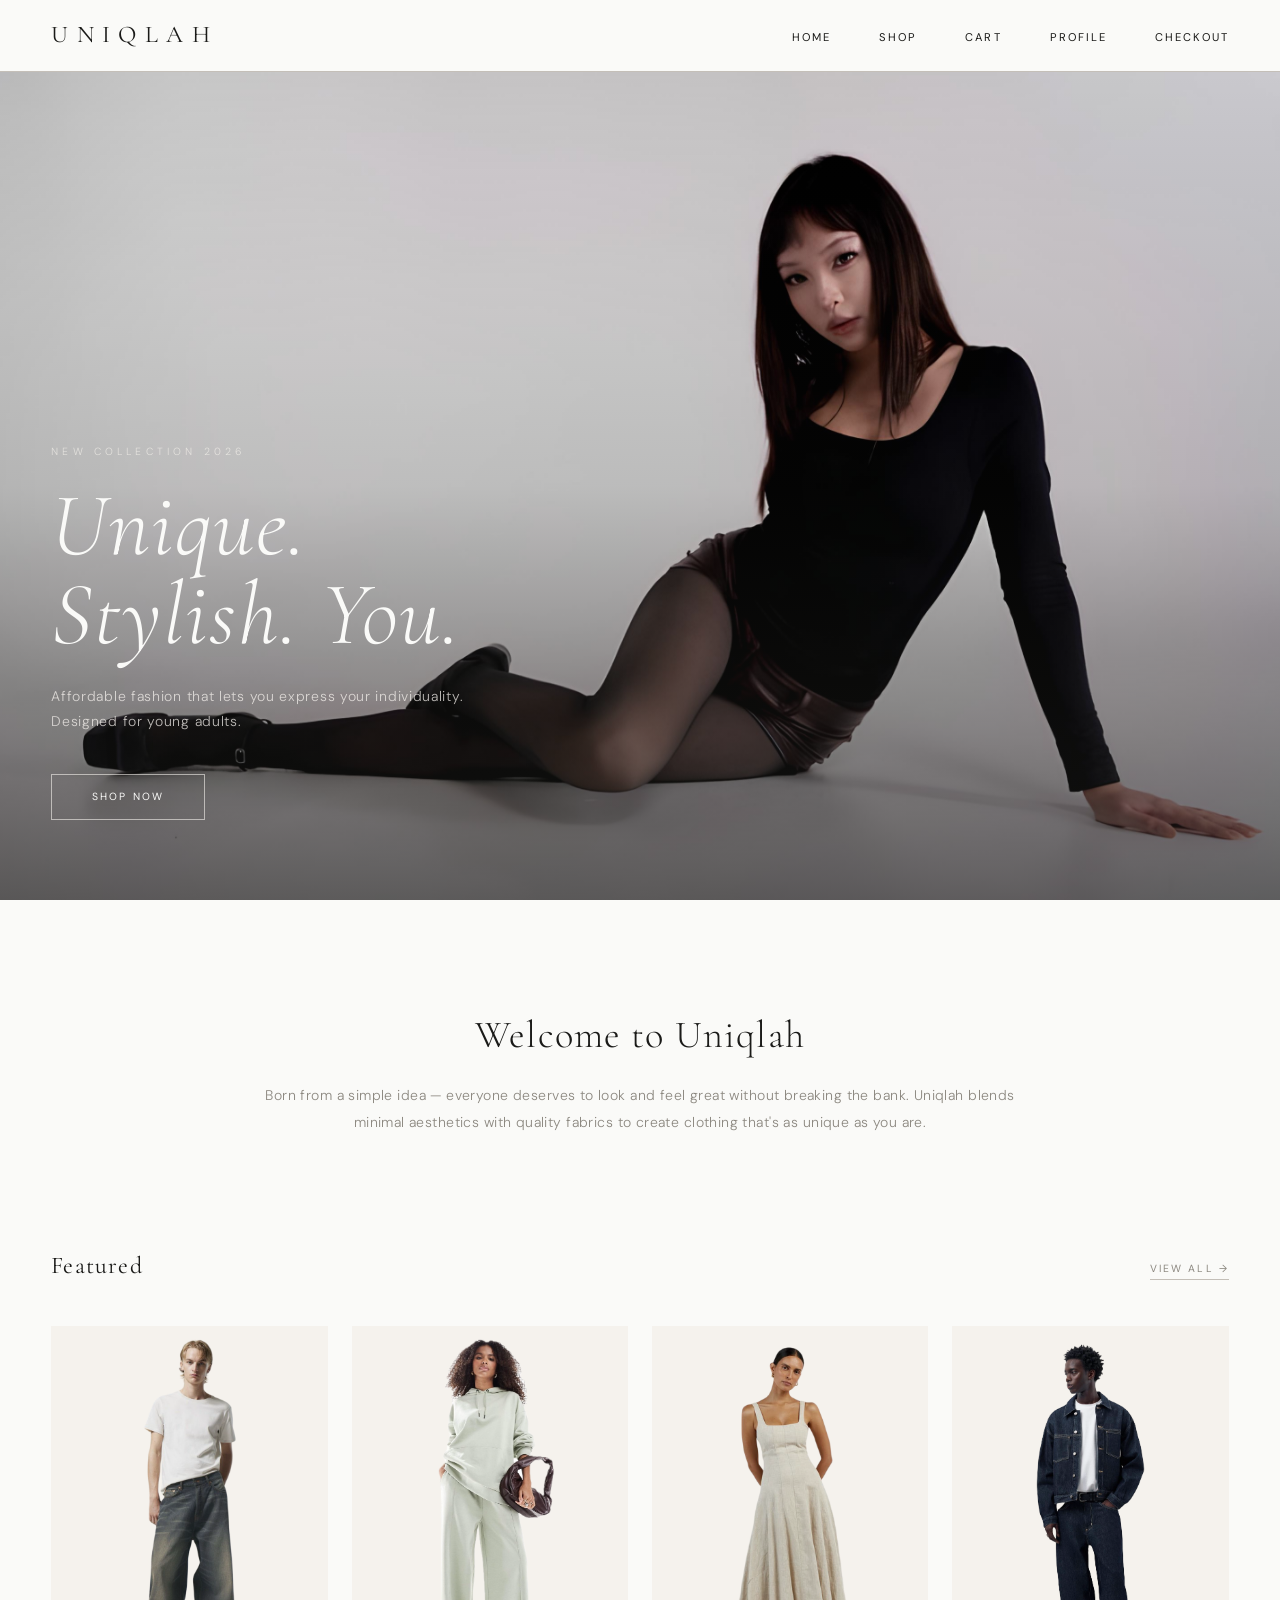
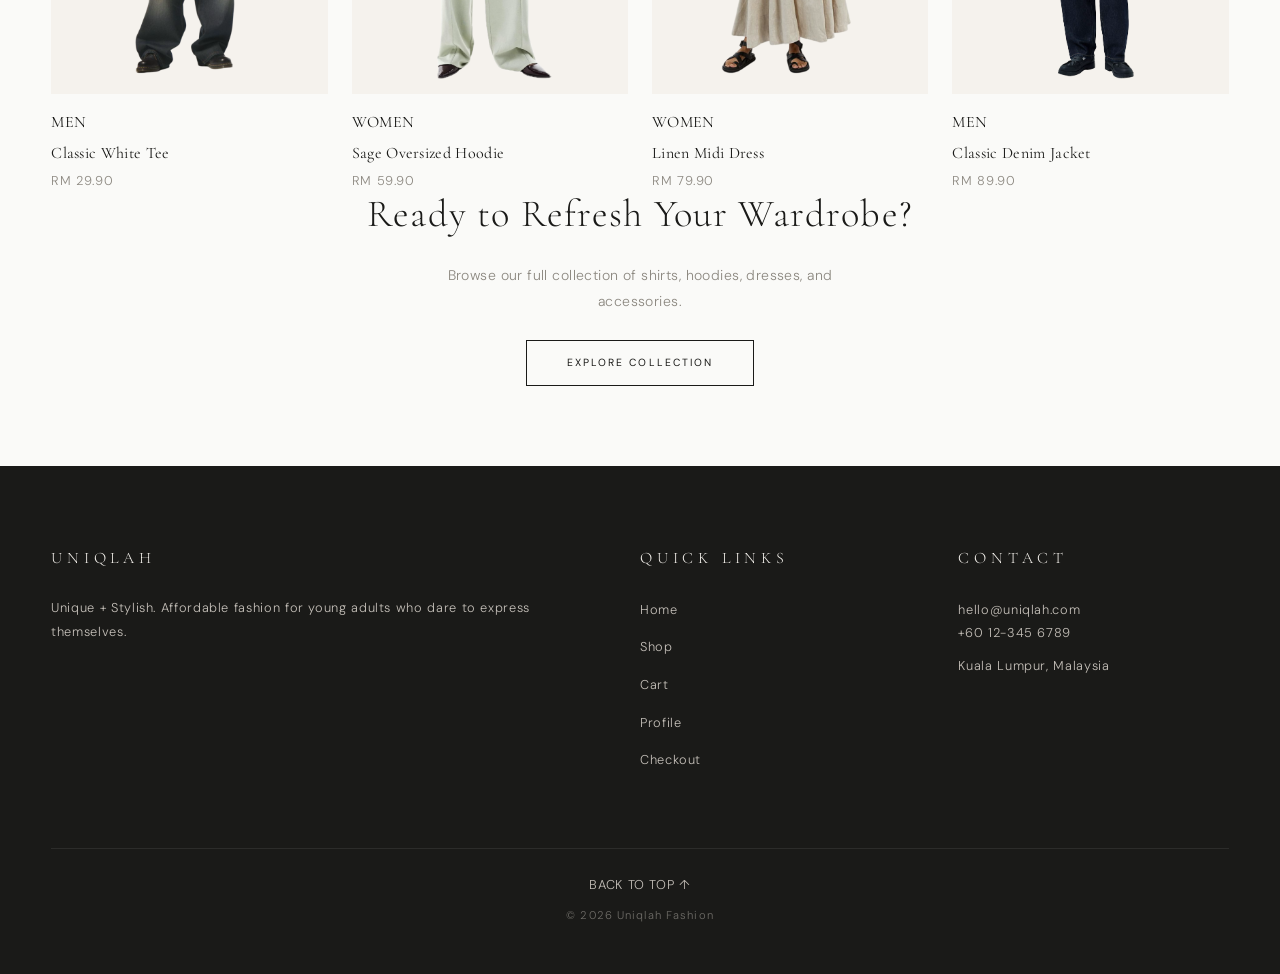
<file: index.html>
<!DOCTYPE html>
<html lang="en">
<head>
    <meta charset="UTF-8">
    <meta name="viewport" content="width=device-width, initial-scale=1.0">
    <title>UNIQLAH</title>
    <link rel="stylesheet" href="./css/styles.css">
    <link rel="icon" type="image/png" href="./assets/uniqlah_icon.png">
</head>

<body>
    <header>
        <nav class="navbar container flex-between">
            <div class="logo">
                <a href="index.html"><strong>UNIQLAH</strong></a>
            </div>
            <ul>
                <li><a href="index.html">Home</a></li>
                <li><a href="page2.html">Shop</a></li>
                <li><a href="page3.html">Cart</a></li>
                <li><a href="page4.html">Profile</a></li>
                <li><a href="page5.html">Checkout</a></li>
            </ul>
        </nav>
    </header>

    <main>
        <section class="home-banner">
            <img src="./assets/hero-banner.jpg" alt="Uniqlah latest fashion collection" class="banner-img">
            <div class="banner-overlay"></div>
            <div class="banner-content">
                <div class="container">
                    <div class="max-w-lg animate-up">
                        <p class="tagline">New Collection 2026</p>
                        <h1 class="banner-title">Unique. Stylish. You.</h1>
                        <p class="description">
                            Affordable fashion that lets you express your individuality. Designed for young adults.
                        </p>
                        <a href="page2.html" class="btn">Shop Now</a>
                    </div>
                </div>
            </div>
        </section>
        
        <section class="brand-intro">
            <div class="container text-center max-w-2xl">
                <h2 class="section-title">Welcome to Uniqlah</h2>
                <p class="text-muted">
                    Born from a simple idea — everyone deserves to look and feel great without breaking the bank. 
                    Uniqlah blends minimal aesthetics with quality fabrics to create clothing that's as unique as you are.
                </p>
            </div>
        </section>
        
        <section>
            <div class="container">
                <div class="flex-between mb-8">
                    <h2 class="section-title-sm">Featured</h2>
                    <a href="page2.html" class="view-all">View All &rarr;</a>
                </div>
                
                <div class="product-grid">
                    <div class="product-card">
                        <div class="product-image-wrapper">
                            <img src="./assets/product-shirt.png" alt="Classic White Tee">
                        </div>
                        <div class="product-info">
                            <h3>MEN</h3>
                            <h3>Classic White Tee</h3>
                            <p>RM 29.90</p>
                        </div>
                    </div>
                    
                    <div class="product-card">
                        <div class="product-image-wrapper">
                            <img src="./assets/product-hoodie.png" alt="Hoodie">
                        </div>
                        <div class="product-info">
                            <h3>WOMEN</h3>
                            <h3>Sage Oversized Hoodie</h3>
                            <p>RM 59.90</p>
                        </div>
                    </div>
                    
                    <div class="product-card">
                        <div class="product-image-wrapper">
                            <img src="./assets/product-dress.png" alt="Dress">
                        </div>
                        <div class="product-info">
                            <h3>WOMEN</h3>
                            <h3>Linen Midi Dress</h3>
                            <p>RM 79.90</p>
                        </div>
                    </div>
                    
                    <div class="product-card">
                        <div class="product-image-wrapper">
                            <img src="./assets/product-jacket.png" alt="Jacket">
                        </div>
                        <div class="product-info">
                            <h3>MEN</h3>
                            <h3>Classic Denim Jacket</h3>
                            <p>RM 89.90</p>
                        </div>
                    </div>
                </div>
            </div>
        </section>
        
        <section>
            <div class="container text-center">
                <h2 class="section-title">Ready to Refresh Your Wardrobe?</h2>
                <p class="text-muted max-w-md mx-auto">
                    Browse our full collection of shirts, hoodies, dresses, and accessories.
                </p>
                <br>
                <a href="page2.html" class="btn">Explore Collection</a>
            </div>
        </section>
    </main>
    
    <footer class="footer">
        <div class="container footer-grid">
            <section>
                <h2>UNIQLAH</h2>
                <p>Unique + Stylish. Affordable fashion for young adults who dare to express themselves.</p>
            </section>
            
            <nav>
                <h2>QUICK LINKS</h2>
                <ul>
                    <li><a href="index.html">Home</a></li>
                    <li><a href="page2.html">Shop</a></li>
                    <li><a href="page3.html">Cart</a></li>
                    <li><a href="page4.html">Profile</a></li>
                    <li><a href="page5.html">Checkout</a></li>
                </ul>
            </nav>
            
            <section>
                <h2>CONTACT</h2>
                <a href="mailto:hello@uniqlah.com">hello@uniqlah.com</a>
                <p>+60 12-345 6789</p>
                <p>Kuala Lumpur, Malaysia</p>
            </section>
        </div>
        
        <div class="container text-center">
            <hr>
            <p><a href="#top" class="back-to-top">Back to Top ↑</a></p>
            <p>&copy; 2026 Uniqlah Fashion</p>
        </div>
    </footer>

    <script src="./js/scripts.js"></script>
</body>
</html>
</file>
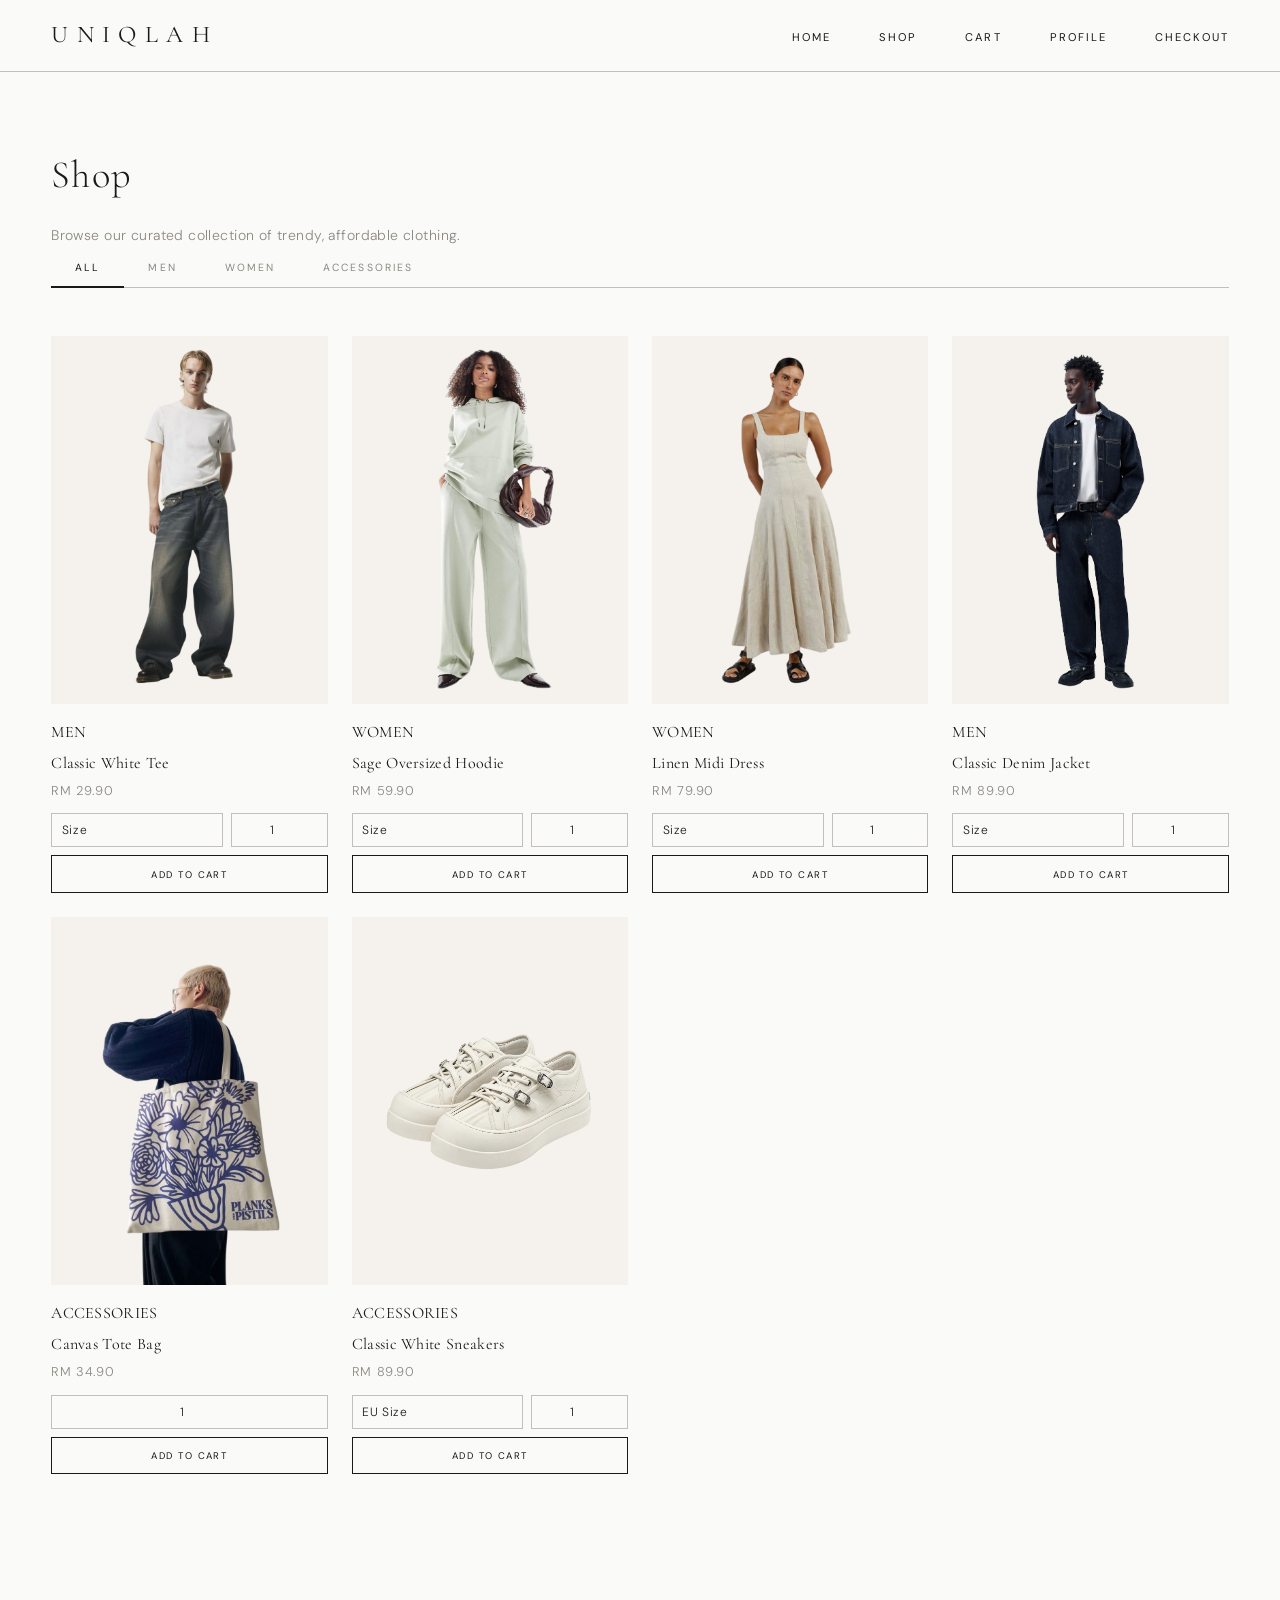
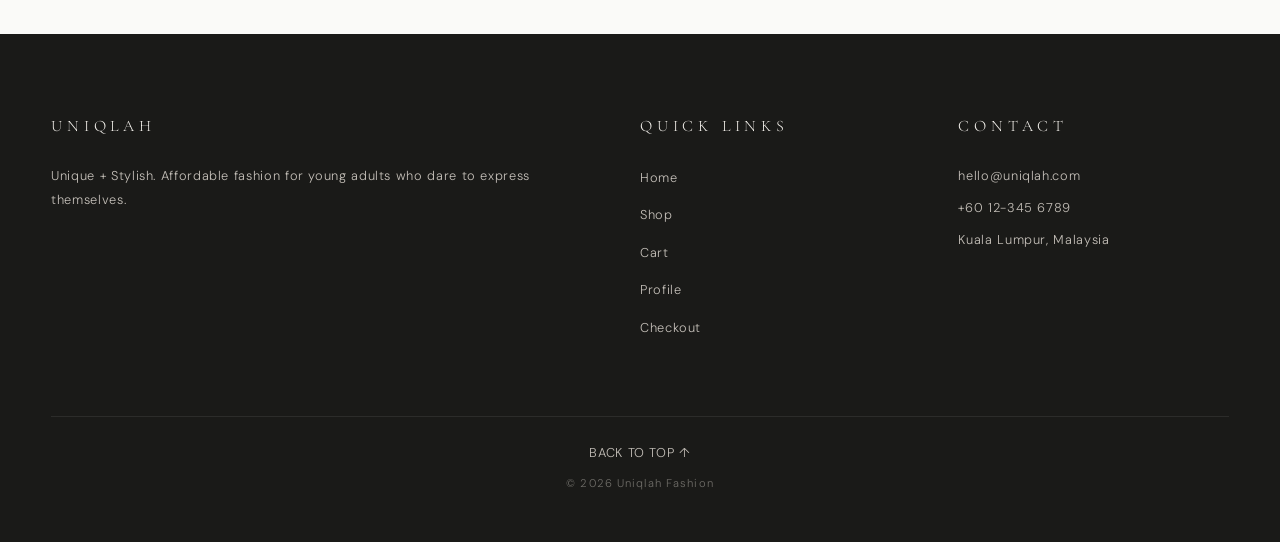
<file: page2.html>
<!DOCTYPE html>
<html lang="en">
<head>
    <meta charset="UTF-8">
    <meta name="viewport" content="width=device-width, initial-scale=1.0">
    <title>UNIQLAH</title>
    <link rel="stylesheet" href="./css/styles.css">
    <link rel="icon" type="image/png" href="./assets/uniqlah_icon.png">
</head>

<body>
    <header>
        <nav class="navbar container flex-between">
            <div class="logo">
                <a href="index.html"><strong>UNIQLAH</strong></a>
            </div>
            <ul>
                <li><a href="index.html">Home</a></li>
                <li><a href="page2.html">Shop</a></li>
                <li><a href="page3.html">Cart</a></li>
                <li><a href="page4.html">Profile</a></li>
                <li><a href="page5.html">Checkout</a></li>
            </ul>
        </nav>
    </header>

    <main class="container py-20">
        <h1 class="section-title">Shop</h1>
        <p class="text-muted">Browse our curated collection of trendy, affordable clothing.</p>
        
        <nav class="category-filters mb-8">
            <button class="filter-btn active" data-filter="all">ALL</button>
            <button class="filter-btn" data-filter="men">MEN</button>
            <button class="filter-btn" data-filter="women">WOMEN</button>
            <button class="filter-btn" data-filter="accessories">ACCESSORIES</button>
        </nav>
            
        <section class="product-grid">
            <div class="product-card" data-category="men">
                <div class="product-image-wrapper">
                    <img src="./assets/product-shirt.png" alt="Classic White Tee">
                </div>
                <div class="product-info">
                    <h3>MEN</h3>
                    <h3>Classic White Tee</h3>
                    <p>RM 29.90</p>
                    
                    <form class="product-form">
                        <div class="selection-row">
                            <select name="size" class="size-select" required>
                                <option value="">Size</option>
                                <option value="S">S</option>
                                <option value="M">M</option>
                                <option value="L">L</option>
                            </select>
                            <input type="number" name="quantity" class="qty-input" value="1" min="1" max="10">
                        </div>
                        <button type="submit" class="btn btn-add">Add to Cart</button>
                    </form>
                </div>
            </div>
            
            <div class="product-card" data-category="women">
                <div class="product-image-wrapper">
                    <img src="./assets/product-hoodie.png" alt="Hoodie">
                </div>
                <div class="product-info">
                    <h3>WOMEN</h3>
                    <h3>Sage Oversized Hoodie</h3>
                    <p>RM 59.90</p>
                    
                    <form class="product-form">
                        <div class="selection-row">
                            <select name="size" class="size-select" required>
                                <option value="">Size</option>
                                <option value="S">S</option>
                                <option value="M">M</option>
                                <option value="L">L</option>
                            </select>
                            <input type="number" name="quantity" class="qty-input" value="1" min="1" max="10">
                        </div>
                        <button type="submit" class="btn btn-add">Add to Cart</button>
                    </form>
                </div>
            </div>
            
            <div class="product-card" data-category="women">
                <div class="product-image-wrapper">
                    <img src="./assets/product-dress.png" alt="Dress">
                </div>
                <div class="product-info">
                    <h3>WOMEN</h3>
                    <h3>Linen Midi Dress</h3>
                    <p>RM 79.90</p>
                    
                    <form class="product-form">
                        <div class="selection-row">
                            <select name="size" class="size-select" required>
                                <option value="">Size</option>
                                <option value="S">S</option>
                                <option value="M">M</option>
                                <option value="L">L</option>
                            </select>
                            <input type="number" name="quantity" class="qty-input" value="1" min="1" max="10">
                        </div>
                        <button type="submit" class="btn btn-add">Add to Cart</button>
                    </form>
                </div>
            </div>
            
            <div class="product-card" data-category="men">
                <div class="product-image-wrapper">
                    <img src="./assets/product-jacket.png" alt="Jacket">
                </div>
                <div class="product-info">
                    <h3>MEN</h3>
                    <h3>Classic Denim Jacket</h3>
                    <p>RM 89.90</p>
                    
                    <form class="product-form">
                        <div class="selection-row">
                            <select name="size" class="size-select" required>
                                <option value="">Size</option>
                                <option value="S">S</option>
                                <option value="M">M</option>
                                <option value="L">L</option>
                            </select>
                            <input type="number" name="quantity" class="qty-input" value="1" min="1" max="10">
                        </div>
                        <button type="submit" class="btn btn-add">Add to Cart</button>
                    </form>
                </div>
            </div>
            
            <div class="product-card" data-category="accessories">
                <div class="product-image-wrapper">
                    <img src="./assets/product-bag.png" alt="Bag">
                </div>
                <div class="product-info">
                    <h3>ACCESSORIES</h3>
                    <h3>Canvas Tote Bag</h3>
                    <p>RM 34.90</p>
                    
                    <form class="product-form">
                        <div class="selection-row">
                            <input type="hidden" name="size" value="One Size">
                            <input type="number" name="quantity" class="qty-input" value="1" min="1" max="10">
                        </div>
                        <button type="submit" class="btn btn-add">Add to Cart</button>
                    </form>
                </div>
            </div>
            
            <div class="product-card" data-category="accessories">
                <div class="product-image-wrapper">
                    <img src="./assets/product-sneakers.png" alt="Sneakers">
                </div>
                <div class="product-info">
                    <h3>ACCESSORIES</h3>
                    <h3>Classic White Sneakers</h3>
                    <p>RM 89.90</p>
                    
                    <form class="product-form">
                        <div class="selection-row">
                            <select name="size" class="size-select" required>
                                <option value="">EU Size</option>
                                <option value="EU 35">EU 35</option>
                                <option value="EU 36">EU 36</option>
                                <option value="EU 37">EU 37</option>
                                <option value="EU 38">EU 38</option>
                                <option value="EU 39">EU 39</option>
                                <option value="EU 40">EU 40</option>
                                <option value="EU 41">EU 41</option>
                                <option value="EU 42">EU 42</option>
                                <option value="EU 43">EU 43</option>
                                <option value="EU 44">EU 44</option>
                            </select>
                            <input type="number" name="quantity" class="qty-input" value="1" min="1" max="10">
                        </div>
                        <button type="submit" class="btn btn-add">Add to Cart</button>
                    </form>
                </div>
            </div>
        </section>
    </main>
        
    <footer class="footer">
        <div class="container footer-grid">
            <section>
                <h2>UNIQLAH</h2>
                <p>Unique + Stylish. Affordable fashion for young adults who dare to express themselves.</p>
            </section>
            
            <nav>
                <h2>QUICK LINKS</h2>
                <ul>
                    <li><a href="index.html">Home</a></li>
                    <li><a href="page2.html">Shop</a></li>
                    <li><a href="page3.html">Cart</a></li>
                    <li><a href="page4.html">Profile</a></li>
                    <li><a href="page5.html">Checkout</a></li>
                </ul>
            </nav>
            
            <section>
                <h2>CONTACT</h2>
                <p>hello@uniqlah.com</p>
                <p>+60 12-345 6789</p>
                <p>Kuala Lumpur, Malaysia</p>
            </section>
        </div>
        
        <div class="container text-center">
            <hr>
            <p><a href="#top" class="back-to-top">Back to Top ↑</a></p>
            <p>&copy; 2026 Uniqlah Fashion</p>
        </div>
    </footer>

    <script src="./js/scripts.js"></script>
</body>
</html>
</file>
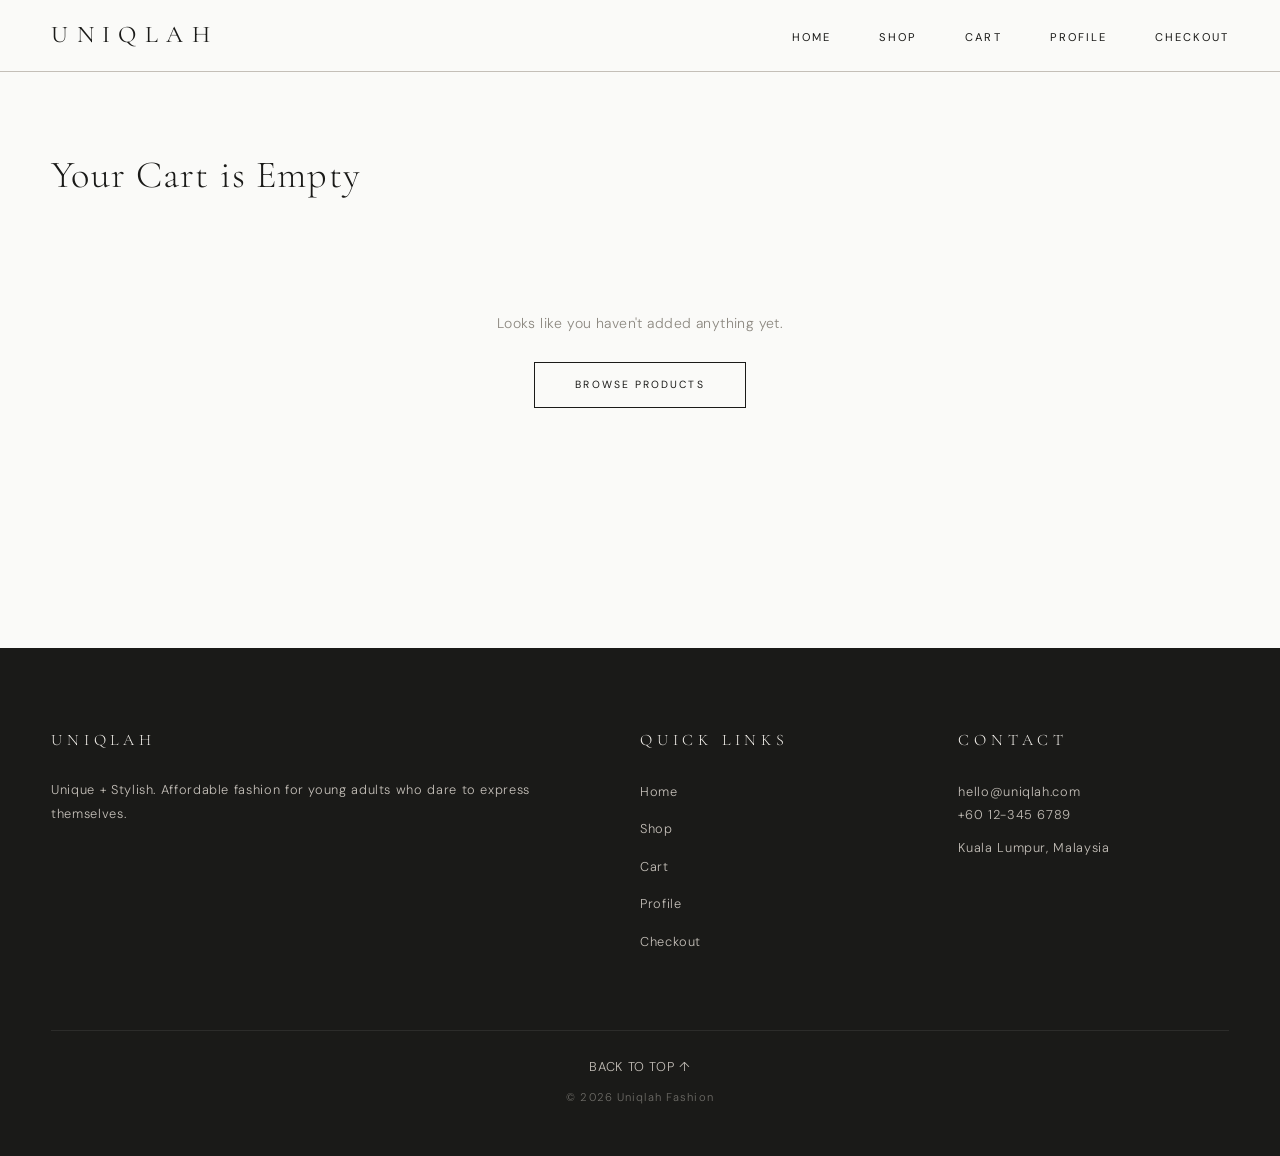
<file: page3.html>
<!DOCTYPE html>
<html lang="en">
<head>
    <meta charset="UTF-8">
    <meta name="viewport" content="width=device-width, initial-scale=1.0">
    <title>UNIQLAH</title>
    <link rel="stylesheet" href="./css/styles.css">
    <link rel="icon" type="image/png" href="./assets/uniqlah_icon.png">
</head>

<body>
    <header>
        <nav class="navbar container flex-between">
            <div class="logo">
                <a href="index.html"><strong>UNIQLAH</strong></a>
            </div>
            <ul>
                <li><a href="index.html">Home</a></li>
                <li><a href="page2.html">Shop</a></li>
                <li><a href="page3.html">Cart</a></li>
                <li><a href="page4.html">Profile</a></li>
                <li><a href="page5.html">Checkout</a></li>
            </ul>
        </nav>
    </header>

    <main class="container py-20">
        <h1 class="section-title mb-8">Your Cart is Empty</h1>

        <div id="cart-wrapper">
            <div id="empty-cart-msg" class="text-center py-20">
                <p class="text-muted">Looks like you haven't added anything yet.</p>
                <br>
                <a href="page2.html" class="btn">BROWSE PRODUCTS</a>
            </div>

            <div id="cart-content" class="hidden-section">
                <div id="cart-table-container"></div>

                <section class="cart-summary py-20">
                    <div class="flex-between">
                        <button class="btn btn-reset" id="clear-btn">Clear Cart</button>

                        <div class="text-right">
                            <p class="text-muted">Subtotal</p>
                            <h2 class="section-title" id="cart-total-display">RM 0.00</h2>
                            <br>
                            <a href="page5.html" class="btn">Proceed to Checkout</a>
                        </div>
                    </div>
                </section>
            </div>
        </div>
    </main>

    <footer class="footer">
        <div class="container footer-grid">
            <section>
                <h2>UNIQLAH</h2>
                <p>Unique + Stylish. Affordable fashion for young adults who dare to express themselves.</p>
            </section>

            <nav>
                <h2>QUICK LINKS</h2>
                <ul>
                    <li><a href="index.html">Home</a></li>
                    <li><a href="page2.html">Shop</a></li>
                    <li><a href="page3.html">Cart</a></li>
                    <li><a href="page4.html">Profile</a></li>
                    <li><a href="page5.html">Checkout</a></li>
                </ul>
            </nav>

            <section>
                <h2>CONTACT</h2>
                <a href="mailto:hello@uniqlah.com">hello@uniqlah.com</a>
                <p>+60 12-345 6789</p>
                <p>Kuala Lumpur, Malaysia</p>
            </section>
        </div>

        <div class="container text-center">
            <hr>
            <p><a href="#top" class="back-to-top">Back to Top ↑</a></p>
            <p>&copy; 2026 Uniqlah Fashion</p>
        </div>
    </footer>

    <script src="./js/scripts.js"></script>
</body>
</html>
</file>
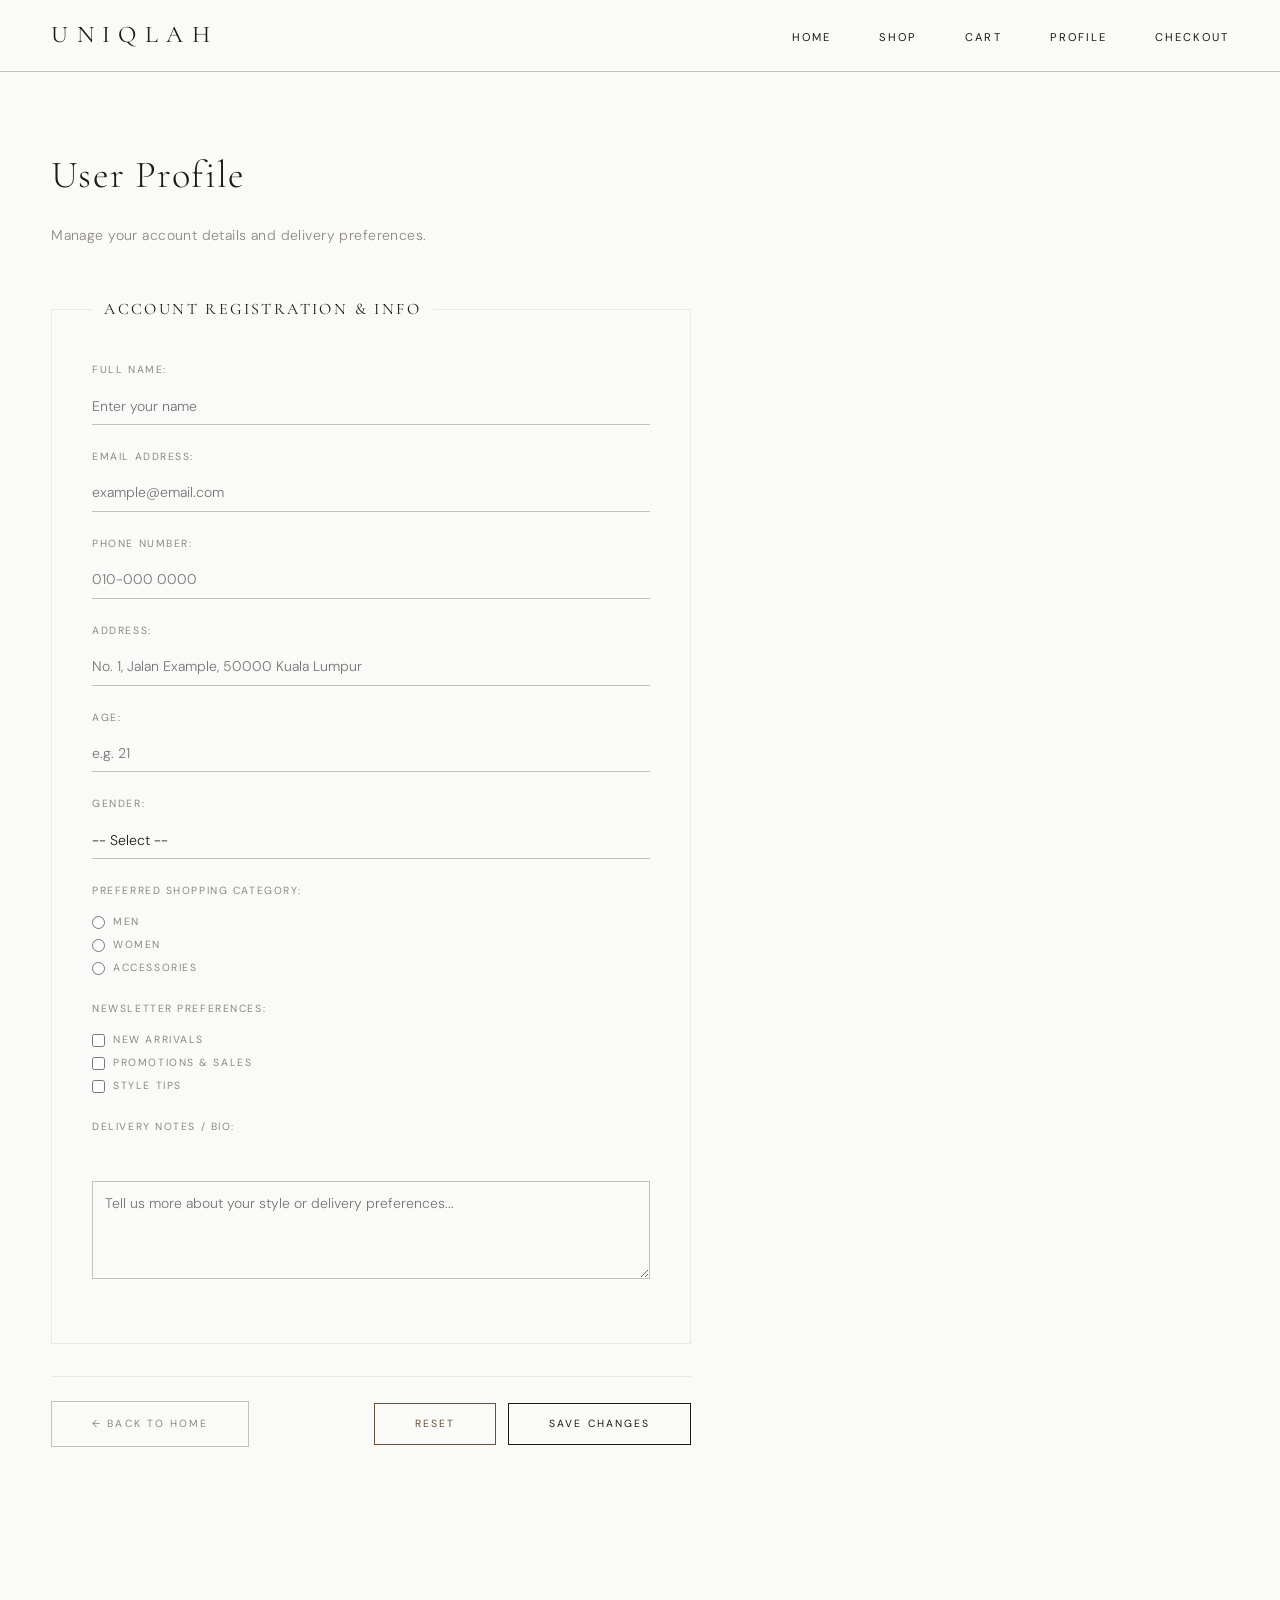
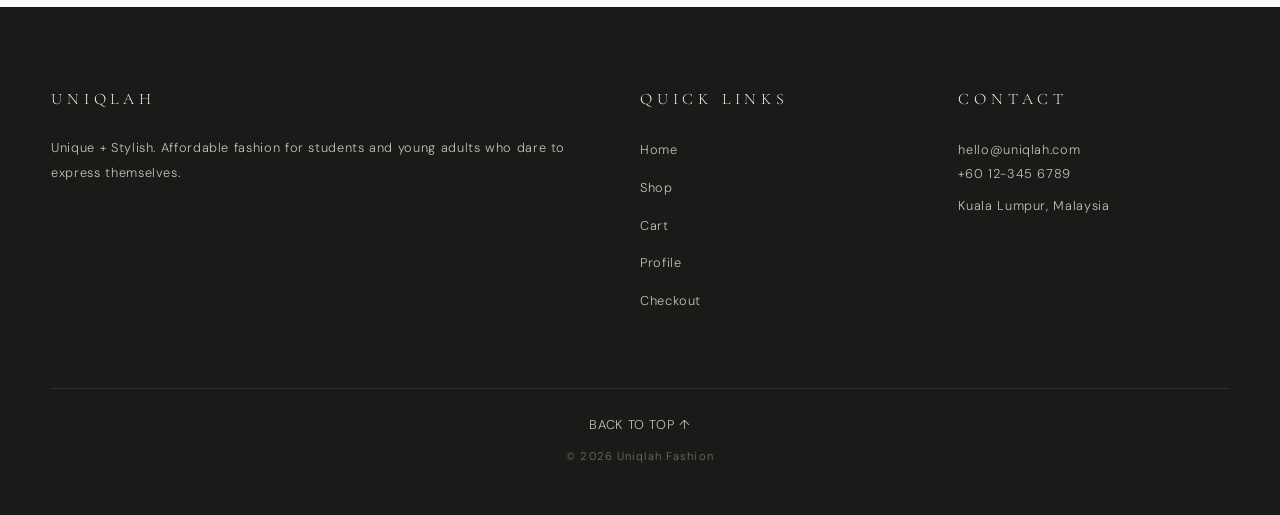
<file: page4.html>
<!DOCTYPE html>
<html lang="en">
<head>
    <meta charset="UTF-8">
    <meta name="viewport" content="width=device-width, initial-scale=1.0">
    <title>UNIQLAH</title>
    <link rel="stylesheet" href="./css/styles.css">
    <link rel="icon" type="image/png" href="./assets/uniqlah_icon.png">
</head>

<body>
    <header>
        <nav class="navbar container flex-between">
            <div class="logo">
                <a href="index.html"><strong>UNIQLAH</strong></a>
            </div>
            <ul>
                <li><a href="index.html">Home</a></li>
                <li><a href="page2.html">Shop</a></li>
                <li><a href="page3.html">Cart</a></li>
                <li><a href="page4.html">Profile</a></li>
                <li><a href="page5.html">Checkout</a></li>
            </ul>
        </nav>
    </header>

    <main class="container py-20">
        <h1 class="section-title">User Profile</h1>
        <p class="text-muted">Manage your account details and delivery preferences.</p>

        <section class="checkout-form-section animate-up" id="profile-form-section">
            <form id="registrationForm" class="form-container">
                <fieldset>
                    <legend>Account Registration & Info</legend>

                    <div class="form-group">
                        <label for="fullName">Full Name:</label>
                        <input type="text" id="fullName" name="fullName" placeholder="Enter your name" required>
                    </div>

                    <div class="form-group">
                        <label for="userEmail">Email Address:</label>
                        <input type="email" id="userEmail" name="userEmail" placeholder="example@email.com" required>
                    </div>

                    <div class="form-group">
                        <label for="userContact">Phone Number:</label>
                        <input type="tel" id="userContact" name="userContact" placeholder="010-000 0000" required>
                    </div>

                    <div class="form-group">
                        <label for="userAddress">Address:</label>
                        <input type="text" id="userAddress" name="userAddress" placeholder="No. 1, Jalan Example, 50000 Kuala Lumpur" required>
                    </div>

                    <div class="form-group">
                        <label for="userAge">Age:</label>
                        <input type="number" id="userAge" name="userAge" placeholder="e.g. 21" min="13" max="99" required>
                    </div>

                    <div class="form-group">
                        <label for="userGender">Gender:</label>
                        <select id="userGender" name="userGender" required>
                            <option value="">-- Select --</option>
                            <option value="male">Male</option>
                            <option value="female">Female</option>
                            <option value="other">Prefer not to say</option>
                        </select>
                    </div>

                    <div class="form-group">
                        <label>Preferred Shopping Category:</label>
                        <div class="radio-group">
                            <label><input type="radio" name="shopCategory" value="men" required> Men</label>
                            <label><input type="radio" name="shopCategory" value="women"> Women</label>
                            <label><input type="radio" name="shopCategory" value="accessories"> Accessories</label>
                        </div>
                    </div>

                    <div class="form-group">
                        <label>Newsletter Preferences:</label>
                        <div class="checkbox-group">
                            <label><input type="checkbox" name="newsletter" value="new-arrivals"> New Arrivals</label>
                            <label><input type="checkbox" name="newsletter" value="promotions"> Promotions & Sales</label>
                            <label><input type="checkbox" name="newsletter" value="style-tips"> Style Tips</label>
                        </div>
                    </div>

                    <div class="form-group">
                        <label for="userBio">Delivery Notes / Bio:</label>
                        <br>
                        <textarea id="userBio" name="userBio" rows="4" cols="50" placeholder="Tell us more about your style or delivery preferences..."></textarea>
                    </div>
                </fieldset>

                <div class="form-actions">
                    <a href="index.html" class="btn btn-outline">← Back to Home</a>
                    <div class="form-actions-right">
                        <button type="reset" class="btn btn-reset">Reset</button>
                        <button type="submit" class="btn">Save Changes</button>
                    </div>
                </div>
            </form>
        </section>

        <div id="profile-confirmation" class="hidden-section">
            <h2 class="section-title">Profile Saved! ✓</h2>
            <p class="text-muted">Your details have been updated successfully.</p>
            <br>
            <a href="index.html" class="btn">Back to Home</a>
        </div>
    </main>

    <footer class="footer">
        <div class="container footer-grid">
            <section>
                <h2>UNIQLAH</h2>
                <p>Unique + Stylish. Affordable fashion for students and young adults who dare to express themselves.</p>
            </section>

            <nav>
                <h2>QUICK LINKS</h2>
                <ul>
                    <li><a href="index.html">Home</a></li>
                    <li><a href="page2.html">Shop</a></li>
                    <li><a href="page3.html">Cart</a></li>
                    <li><a href="page4.html">Profile</a></li>
                    <li><a href="page5.html">Checkout</a></li>
                </ul>
            </nav>

            <section>
                <h2>CONTACT</h2>
                <a href="mailto:hello@uniqlah.com">hello@uniqlah.com</a>
                <p>+60 12-345 6789</p>
                <p>Kuala Lumpur, Malaysia</p>
            </section>
        </div>

        <div class="container text-center">
            <hr>
            <p><a href="#top" class="back-to-top">Back to Top ↑</a></p>
            <p>&copy; 2026 Uniqlah Fashion</p>
        </div>
    </footer>

    <script src="./js/scripts.js"></script>
</body>
</html>
</file>
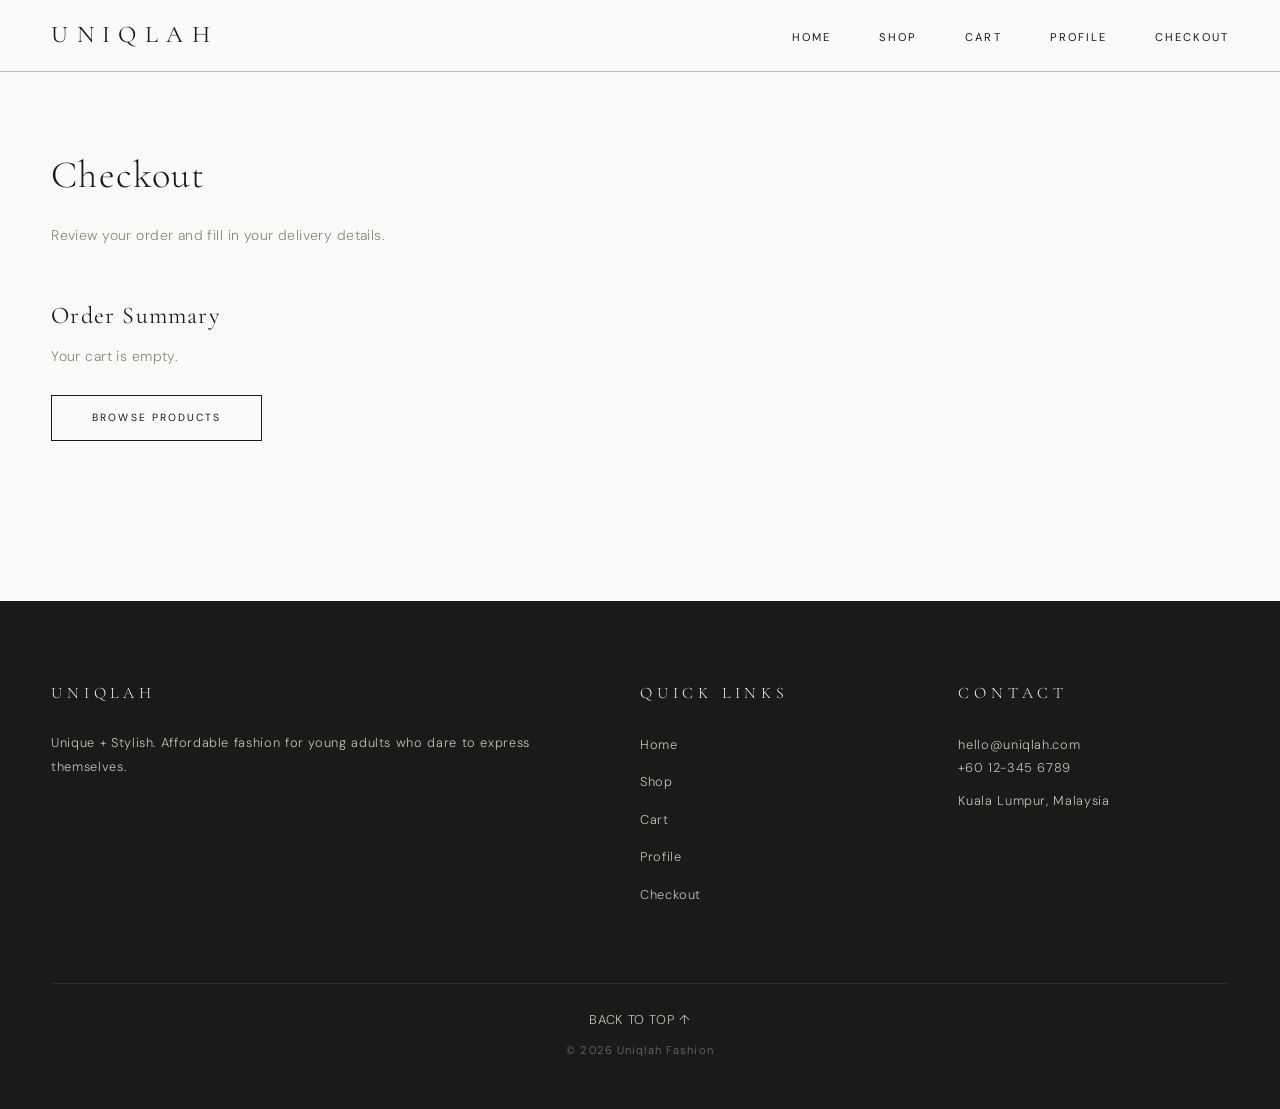
<file: page5.html>
<!DOCTYPE html>
<html lang="en">
<head>
    <meta charset="UTF-8">
    <meta name="viewport" content="width=device-width, initial-scale=1.0">
    <title>UNIQLAH</title>
    <link rel="stylesheet" href="./css/styles.css">
    <link rel="icon" type="image/png" href="./assets/uniqlah_icon.png">
</head>

<body>
    <header>
        <nav class="navbar container flex-between">
            <div class="logo">
                <a href="index.html"><strong>UNIQLAH</strong></a>
            </div>
            <ul>
                <li><a href="index.html">Home</a></li>
                <li><a href="page2.html">Shop</a></li>
                <li><a href="page3.html">Cart</a></li>
                <li><a href="page4.html">Profile</a></li>
                <li><a href="page5.html">Checkout</a></li>
            </ul>
        </nav>
    </header>

    <main class="container py-20">
        <h1 class="section-title">Checkout</h1>
        <p class="text-muted">Review your order and fill in your delivery details.</p>

        <section class="checkout-form-section" id="checkout-summary-section">
            <h2 class="section-title-sm">Order Summary</h2>

            <div id="checkout-empty" class="hidden-section">
                <p class="text-muted">Your cart is empty.</p>
                <br>
                <a href="page2.html" class="btn">Browse Products</a>
            </div>

            <div id="checkout-summary">
                <div id="checkout-items-container"></div>
                <div class="checkout-total-row">
                    <p class="text-muted">Total</p>
                    <h2 class="section-title" id="checkout-total">RM 0.00</h2>
                </div>
            </div>
        </section>

        <section class="checkout-form-section animate-up" id="checkout-form-section">
            <form id="checkoutForm" class="form-container">
                <fieldset>
                    <legend>Delivery Details</legend>

                    <div class="form-group">
                        <label for="fullName">Full Name:</label>
                        <input type="text" id="fullName" name="fullName" placeholder="Enter your full name" required>
                    </div>

                    <div class="form-group">
                        <label for="userEmail">Email Address:</label>
                        <input type="email" id="userEmail" name="userEmail" placeholder="example@email.com" required>
                    </div>

                    <div class="form-group">
                        <label for="userContact">Phone Number:</label>
                        <input type="tel" id="userContact" name="userContact" placeholder="010-000 0000" required>
                    </div>

                    <div class="form-group">
                        <label for="userAddress">Delivery Address:</label>
                        <input type="text" id="userAddress" name="userAddress" placeholder="No. 1, Jalan Example, 50000 Kuala Lumpur" required>
                    </div>

                    <div class="form-group">
                        <label for="deliveryNotes">Delivery Notes (optional):</label>
                        <br>
                        <textarea id="deliveryNotes" name="deliveryNotes" rows="3" cols="50" placeholder="E.g. Leave at door, call upon arrival..."></textarea>
                    </div>
                </fieldset>

                <fieldset class="fieldset-mt">
                    <legend>Payment Method</legend>

                    <div class="form-group">
                        <label for="paymentMethod">Select Payment:</label>
                        <select id="paymentMethod" name="paymentMethod" required>
                            <option value="">-- Choose --</option>
                            <option value="online-banking">Online Banking (FPX)</option>
                            <option value="card">Credit / Debit Card</option>
                            <option value="ewallet">E-Wallet (Touch 'n Go / GrabPay)</option>
                            <option value="cod">Cash on Delivery</option>
                        </select>
                    </div>
                </fieldset>

                <div class="form-actions">
                    <a href="page3.html" class="btn btn-outline">← Back to Cart</a>
                    <button type="submit" class="btn">Place Order</button>
                </div>
            </form>
        </section>

        <div id="order-confirmation" class="hidden-section text-center py-20">
            <h2 class="section-title">Order Placed! 🎉</h2>
            <p class="text-muted">Thank you for shopping with Uniqlah. We'll contact you shortly with your delivery details.</p>
            <br>
            <a href="index.html" class="btn">Back to Home</a>
        </div>
    </main>

    <footer class="footer">
        <div class="container footer-grid">
            <section>
                <h2>UNIQLAH</h2>
                <p>Unique + Stylish. Affordable fashion for young adults who dare to express themselves.</p>
            </section>

            <nav>
                <h2>QUICK LINKS</h2>
                <ul>
                    <li><a href="index.html">Home</a></li>
                    <li><a href="page2.html">Shop</a></li>
                    <li><a href="page3.html">Cart</a></li>
                    <li><a href="page4.html">Profile</a></li>
                    <li><a href="page5.html">Checkout</a></li>
                </ul>
            </nav>

            <section>
                <h2>CONTACT</h2>
                <a href="mailto:hello@uniqlah.com">hello@uniqlah.com</a>
                <p>+60 12-345 6789</p>
                <p>Kuala Lumpur, Malaysia</p>
            </section>
        </div>

        <div class="container text-center">
            <hr>
            <p><a href="#top" class="back-to-top">Back to Top ↑</a></p>
            <p>&copy; 2026 Uniqlah Fashion</p>
        </div>
    </footer>

    <script src="./js/scripts.js"></script>
</body>
</html>
</file>
<file: css/styles.css>
/* ============================================================
   UNIQLAH — Luxury Editorial CSS
   Aesthetic: refined minimalism, editorial fashion house
   Fonts: Cormorant Garamond (display) + DM Sans (body)
   ============================================================ */

@import url('https://fonts.googleapis.com/css2?family=Cormorant+Garamond:ital,wght@0,300;0,400;0,500;0,600;1,300;1,400&family=DM+Sans:wght@300;400;500&display=swap');

/* --- Design Tokens --- */
:root {
    --ivory:       #F5F2ED;
    --ivory-dark:  #EDE9E1;
    --charcoal:    #1A1A18;
    --stone:       #8C8880;
    --stone-light: #C4BFB8;
    --warm-white:  #FAFAF8;
    --accent:      #6B4F3A;

    --font-display: 'Cormorant Garamond', Georgia, serif;
    --font-body:    'DM Sans', system-ui, sans-serif;

    --nav-height: 72px;
    --transition: 0.4s cubic-bezier(0.25, 0.46, 0.45, 0.94);
}

/* --- Reset & Base --- */
*, *::before, *::after {
    box-sizing: border-box;
    margin: 0;
    padding: 0;
}

html {
    scroll-behavior: smooth;
    font-size: 16px;
}

body {
    font-family: var(--font-body);
    font-weight: 300;
    color: var(--charcoal);
    background: var(--warm-white);
    line-height: 1.6;
    display: flex;
    flex-direction: column;
    min-height: 100vh;
    -webkit-font-smoothing: antialiased;
}

main { flex: 1; }

/* --- Layout --- */
.container {
    width: 92%;
    max-width: 1280px;
    margin: 0 auto;
}

.flex-between {
    display: flex;
    justify-content: space-between;
    align-items: center;
}

/* ============================================================
   NAVIGATION
   ============================================================ */
header {
    background: var(--warm-white);
    border-bottom: 1px solid var(--stone-light);
    height: var(--nav-height);
    display: flex;
    align-items: center;
    position: sticky;
    top: 0;
    z-index: 1000;
    transition: box-shadow var(--transition);
}

header.scrolled {
    box-shadow: 0 1px 24px rgba(26,26,24,0.06);
}

.logo a {
    text-decoration: none;
    color: inherit;
}

.logo strong {
    font-family: var(--font-display);
    font-weight: 400;
    font-size: 1.5rem;
    letter-spacing: 0.35em;
    color: var(--charcoal);
    text-transform: uppercase;
    transition: color var(--transition);
}

.logo a:hover strong {
    color: var(--stone);
    cursor: pointer;
}

.navbar ul {
    list-style: none;
    display: flex;
    gap: 3rem;
    align-items: center;
}

.navbar a {
    font-family: var(--font-body);
    font-weight: 400;
    font-size: 0.7rem;
    letter-spacing: 0.18em;
    text-transform: uppercase;
    text-decoration: none;
    color: var(--charcoal);
    position: relative;
    padding-bottom: 2px;
    transition: color var(--transition);
}

/* Elegant underline slide-in on hover */
.navbar a::after {
    content: '';
    position: absolute;
    bottom: -2px;
    left: 0;
    width: 0;
    height: 1px;
    background: var(--charcoal);
    transition: width var(--transition);
}

.navbar a:hover { color: var(--stone); }
.navbar a:hover::after { width: 100%; }

/* ============================================================
   HERO BANNER
   ============================================================ */
.home-banner {
    position: relative;
    height: calc(100vh - var(--nav-height));
    overflow: hidden;
    display: flex;
    align-items: flex-end;
}

.banner-img {
    position: absolute;
    inset: 0;
    width: 100%;
    height: 100%;
    object-fit: cover;
    z-index: 0;
    transform: scale(1.03);
    transition: transform 8s ease-out;
}

.home-banner:hover .banner-img {
    transform: scale(1.0);
}

.banner-overlay {
    position: absolute;
    inset: 0;
    background: linear-gradient(
        to top,
        rgba(26,26,24,0.65) 0%,
        rgba(26,26,24,0.15) 50%,
        transparent 100%
    );
    z-index: 1;
}

.banner-content {
    position: relative;
    z-index: 2;
    width: 100%;
    padding-bottom: 5rem;
    color: var(--warm-white);
}

.tagline {
    font-family: var(--font-body);
    font-weight: 300;
    font-size: 0.65rem;
    letter-spacing: 0.4em;
    text-transform: uppercase;
    color: rgba(245,242,237,0.7);
    margin-bottom: 1.25rem;
}

.banner-title {
    font-family: var(--font-display);
    font-weight: 300;
    font-size: clamp(3rem, 7vw, 6.5rem);
    line-height: 1.0;
    letter-spacing: 0.02em;
    margin-bottom: 1.5rem;
    font-style: italic;
}

.description {
    font-family: var(--font-body);
    font-weight: 300;
    font-size: 0.875rem;
    letter-spacing: 0.05em;
    color: rgba(245,242,237,0.75);
    max-width: 28rem;
    line-height: 1.8;
    margin-bottom: 2.5rem;
}

/* ============================================================
   BUTTONS
   ============================================================ */
.btn {
    display: inline-flex;
    align-items: center;
    justify-content: center;
    gap: 0.5rem;
    font-family: var(--font-body);
    font-weight: 400;
    font-size: 0.65rem;
    letter-spacing: 0.2em;
    text-transform: uppercase;
    text-decoration: none;
    color: var(--charcoal);
    background: transparent;
    border: 1px solid var(--charcoal);
    padding: 0.85rem 2.5rem;
    border-radius: 0;
    cursor: pointer;
    transition: all var(--transition);
    position: relative;
    overflow: hidden;
}

/* Fill sweep on hover */
.btn::before {
    content: '';
    position: absolute;
    inset: 0;
    background: var(--charcoal);
    transform: translateX(-101%);
    transition: transform var(--transition);
    z-index: -1;
}

.btn:hover {
    color: var(--warm-white);
}

.btn:hover::before {
    transform: translateX(0);
}

/* Banner button variant — inverted */
.banner-content .btn {
    color: var(--warm-white);
    border-color: rgba(245,242,237,0.6);
}

.banner-content .btn::before {
    background: var(--warm-white);
}

.banner-content .btn:hover {
    color: var(--charcoal);
}

.btn-outline {
    color: var(--stone);
    border-color: var(--stone-light);
}

.btn-outline::before {
    background: var(--ivory-dark);
}

.btn-outline:hover {
    color: var(--charcoal);
}

.btn-reset {
    color: var(--accent);
    border-color: var(--accent);
    background: transparent;
}

.btn-reset::before {
    background: var(--accent);
}

.btn-reset:hover {
    color: var(--warm-white);
}

.btn-add {
    width: 100%;
    padding: 0.7rem 1rem !important;
    font-size: 0.6rem !important;
    letter-spacing: 0.15em;
}

/* ============================================================
   BRAND INTRO
   ============================================================ */
.brand-intro {
    padding: 7rem 0;
    background: var(--warm-white);
}

.section-title {
    font-family: var(--font-display);
    font-weight: 300;
    font-size: clamp(1.75rem, 3vw, 2.75rem);
    letter-spacing: 0.03em;
    line-height: 1.2;
    margin-bottom: 1.5rem;
}

.section-title-sm {
    font-family: var(--font-display);
    font-weight: 400;
    font-size: 1.5rem;
    letter-spacing: 0.05em;
    margin-bottom: 0.5rem;
}

.text-muted {
    font-family: var(--font-body);
    font-weight: 300;
    font-size: 0.875rem;
    color: var(--stone);
    letter-spacing: 0.03em;
    line-height: 1.9;
}

/* ============================================================
   PRODUCT GRID
   ============================================================ */
.py-20   { padding: 5rem 0; }
.mb-8    { margin-bottom: 2rem; }
.text-center { text-align: center; }
.text-right  { text-align: right; }
.max-w-lg    { max-width: 32rem; }
.max-w-md    { max-width: 28rem; }
.max-w-2xl   { max-width: 48rem; }
.mx-auto     { margin-left: auto; margin-right: auto; }
.cta-banner  { background: var(--ivory); }

.view-all {
    font-family: var(--font-body);
    font-size: 0.65rem;
    font-weight: 400;
    letter-spacing: 0.2em;
    text-transform: uppercase;
    color: var(--stone);
    text-decoration: none;
    border-bottom: 1px solid var(--stone-light);
    padding-bottom: 2px;
    transition: all var(--transition);
}

.view-all:hover {
    color: var(--charcoal);
    border-color: var(--charcoal);
}

.product-grid {
    display: grid;
    grid-template-columns: repeat(2, 1fr);
    gap: 2rem;
}

@media (min-width: 768px) {
    .product-grid { grid-template-columns: repeat(4, 1fr); gap: 1.5rem; }
}

.product-card {
    cursor: pointer;
}

.product-image-wrapper {
    aspect-ratio: 3/4;
    overflow: hidden;
    background: var(--ivory);
}

.product-image-wrapper img {
    width: 100%;
    height: 100%;
    object-fit: contain;
    object-position: center;
    transition: transform 0.8s cubic-bezier(0.25, 0.46, 0.45, 0.94);
    filter: saturate(0.9);
}

.product-card:hover img {
    transform: scale(1.06);
    filter: saturate(1.05);
}

.product-info {
    padding: 1rem 0 0 0;
}

.product-category {
    font-family: var(--font-body);
    font-size: 0.6rem;
    font-weight: 400;
    letter-spacing: 0.2em;
    text-transform: uppercase;
    color: var(--stone);
    margin-bottom: 0.3rem;
}

.product-info h3 {
    font-family: var(--font-display);
    font-weight: 400;
    font-size: 1rem;
    letter-spacing: 0.02em;
    color: var(--charcoal);
    margin-bottom: 0.3rem;
}

.product-info p {
    font-family: var(--font-body);
    font-size: 0.8rem;
    font-weight: 300;
    color: var(--stone);
    letter-spacing: 0.05em;
}

/* ============================================================
   FOOTER
   ============================================================ */
.footer {
    background: var(--charcoal);
    padding: 5rem 0 2.5rem;
    margin-top: 5rem;
}

.footer-grid {
    display: grid;
    grid-template-columns: 1fr;
    gap: 3rem;
    margin-bottom: 4rem;
}

@media (min-width: 768px) {
    .footer-grid { grid-template-columns: 2fr 1fr 1fr; }
}

.footer h2 {
    font-family: var(--font-display);
    font-weight: 300;
    font-size: 1rem;
    letter-spacing: 0.3em;
    text-transform: uppercase;
    color: var(--ivory);
    margin-bottom: 1.5rem;
}

.footer p {
    font-family: var(--font-body);
    font-weight: 300;
    font-size: 0.8rem;
    letter-spacing: 0.05em;
    color: var(--stone-light);
    line-height: 1.9;
    margin-bottom: 0.5rem;
}

.footer ul {
    list-style: none;
}

.footer ul li { margin-bottom: 0.75rem; }

.footer a {
    font-family: var(--font-body);
    font-weight: 300;
    font-size: 0.8rem;
    letter-spacing: 0.05em;
    color: var(--stone-light);
    text-decoration: none;
    transition: color var(--transition);
}

.footer a:hover { color: var(--ivory); }

.footer hr {
    border: none;
    border-top: 1px solid rgba(255,255,255,0.08);
    margin: 2rem 0 1.5rem;
}

.back-to-top {
    font-family: var(--font-body);
    font-size: 0.65rem;
    font-weight: 400;
    letter-spacing: 0.2em;
    text-transform: uppercase;
    color: var(--stone-light) !important;
    text-decoration: none;
    transition: color var(--transition);
}

.back-to-top:hover { color: var(--ivory) !important; }

.footer .text-center p {
    font-size: 0.7rem;
    color: rgba(196,191,184,0.5);
    letter-spacing: 0.1em;
}

/* ============================================================
   ANIMATIONS
   ============================================================ */
.animate-up {
    animation: fadeInUp 1s cubic-bezier(0.25, 0.46, 0.45, 0.94) forwards;
}

@keyframes fadeInUp {
    from { opacity: 0; transform: translateY(30px); }
    to   { opacity: 1; transform: translateY(0); }
}

/* ============================================================
   SHOP PAGE — Filters
   ============================================================ */
.category-filters {
    display: flex;
    gap: 0;
    flex-wrap: wrap;
    margin-bottom: 3rem;
    border-bottom: 1px solid var(--stone-light);
}

.filter-btn {
    background: transparent;
    border: none;
    border-bottom: 2px solid transparent;
    padding: 0.75rem 1.5rem;
    font-family: var(--font-body);
    font-size: 0.65rem;
    font-weight: 400;
    letter-spacing: 0.2em;
    text-transform: uppercase;
    color: var(--stone);
    cursor: pointer;
    transition: all var(--transition);
    margin-bottom: -1px;
}

.filter-btn:hover {
    color: var(--charcoal);
}

.filter-btn.active {
    color: var(--charcoal);
    border-bottom-color: var(--charcoal);
}

/* ============================================================
   SHOP PAGE — Product Form
   ============================================================ */
.product-form {
    margin-top: 0.75rem;
    display: flex;
    flex-direction: column;
    gap: 0.5rem;
}

.selection-row {
    display: flex;
    gap: 0.5rem;
}

.size-select,
.qty-input {
    border: 1px solid var(--stone-light);
    background: transparent;
    font-family: var(--font-body);
    font-size: 0.75rem;
    font-weight: 300;
    letter-spacing: 0.05em;
    color: var(--charcoal);
    padding: 0.5rem 0.6rem;
    transition: border-color var(--transition);
    border-radius: 0;
    -webkit-appearance: none;
    appearance: none;
}

.size-select { flex: 2; }
.qty-input   { flex: 1; text-align: center; }

.size-select:focus,
.qty-input:focus {
    outline: none;
    border-color: var(--charcoal);
}

/* ============================================================
   CART PAGE
   ============================================================ */
.summary-table {
    width: 100%;
    border-collapse: collapse;
    font-size: 0.8rem;
    margin-bottom: 1rem;
}

.summary-table th {
    font-family: var(--font-body);
    font-weight: 400;
    font-size: 0.6rem;
    letter-spacing: 0.2em;
    text-transform: uppercase;
    color: var(--stone);
    text-align: left;
    padding: 0.75rem 0;
    border-bottom: 1px solid var(--charcoal);
}

.summary-table td {
    font-family: var(--font-body);
    font-weight: 300;
    font-size: 0.8rem;
    color: var(--charcoal);
    padding: 1.1rem 0;
    border-bottom: 1px solid var(--ivory-dark);
    vertical-align: middle;
}

.summary-table tr:last-child td {
    border-bottom: none;
}

.summary-total {
    font-weight: 500;
    font-size: 0.9rem !important;
    letter-spacing: 0.05em;
}

.cart-summary {
    margin-top: 1rem;
}

.qty-controls {
    display: flex;
    align-items: center;
    gap: 0.75rem;
}

.qty-btn {
    width: 28px;
    height: 28px;
    border: 1px solid var(--stone-light);
    background: transparent;
    cursor: pointer;
    font-size: 0.9rem;
    color: var(--charcoal);
    display: flex;
    align-items: center;
    justify-content: center;
    transition: all var(--transition);
}

.qty-btn:hover {
    border-color: var(--charcoal);
    background: var(--charcoal);
    color: var(--warm-white);
}

.remove-btn {
    background: none;
    border: none;
    color: var(--stone);
    cursor: pointer;
    font-family: var(--font-body);
    font-size: 0.6rem;
    font-weight: 400;
    letter-spacing: 0.15em;
    text-transform: uppercase;
    padding: 0;
    border-bottom: 1px solid transparent;
    transition: all var(--transition);
}

.remove-btn:hover {
    color: var(--charcoal);
    border-bottom-color: var(--charcoal);
}

/* ============================================================
   FORMS (page4 & page5)
   ============================================================ */
.form-container {
    max-width: 640px;
}

fieldset {
    border: 1px solid var(--ivory-dark);
    padding: 2.5rem;
    background: var(--warm-white);
}

legend {
    font-family: var(--font-display);
    font-weight: 400;
    font-size: 1rem;
    letter-spacing: 0.15em;
    text-transform: uppercase;
    padding: 0 0.75rem;
    color: var(--charcoal);
}

.form-group {
    display: flex;
    flex-direction: column;
    gap: 0.5rem;
    margin-bottom: 1.5rem;
}

.form-group label {
    font-family: var(--font-body);
    font-size: 0.65rem;
    font-weight: 400;
    letter-spacing: 0.15em;
    text-transform: uppercase;
    color: var(--stone);
}

.form-group input,
.form-group select,
.form-group textarea {
    font-family: var(--font-body);
    font-size: 0.875rem;
    font-weight: 300;
    color: var(--charcoal);
    background: transparent;
    border: none;
    border-bottom: 1px solid var(--stone-light);
    padding: 0.6rem 0;
    width: 100%;
    border-radius: 0;
    transition: border-color var(--transition);
    -webkit-appearance: none;
    appearance: none;
}

.form-group input[type="checkbox"],
.form-group input[type="radio"] {
    width: auto;
    appearance: auto;
    -webkit-appearance: auto;
}

.form-group input:focus,
.form-group select:focus,
.form-group textarea:focus {
    outline: none;
    border-bottom-color: var(--charcoal);
}

.form-group textarea {
    resize: vertical;
    min-height: 80px;
    border: 1px solid var(--stone-light);
    padding: 0.75rem;
    margin-top: 0.25rem;
}

.form-group textarea:focus {
    border-color: var(--charcoal);
}

.radio-group,
.checkbox-group {
    display: flex;
    flex-wrap: wrap;
    gap: 1.25rem;
    margin-top: 0.5rem;
}

.radio-label,
.checkbox-label {
    display: flex;
    align-items: center;
    gap: 0.5rem;
    font-family: var(--font-body);
    font-size: 0.8rem;
    font-weight: 300;
    color: var(--charcoal);
    cursor: pointer;
    letter-spacing: 0.03em;
}

.form-actions {
    margin-top: 2rem;
    padding-top: 1.5rem;
    border-top: 1px solid var(--ivory-dark);
}

/* ============================================================
   CHECKOUT PAGE
   ============================================================ */
.checkout-form-section {
    margin-top: 3rem;
}

/* ============================================================
   SCROLL SHADOW ON NAV
   ============================================================ */
@media (min-width: 768px) {
    .home-banner { height: calc(100vh - var(--nav-height)); }
}

@media (max-width: 768px) {
    .banner-title { font-size: 2.5rem; }
    .navbar ul { gap: 1.5rem; }
    .hidden-mobile { display: none; }
    .product-grid { gap: 1rem; }
    fieldset { padding: 1.5rem; }
}

/* Hidden utility — replaces style="display:none" */
.hidden-section {
    display: none;
}

/* Form actions row — replaces style="margin-top:2rem" flex-between */
.form-actions {
    display: flex;
    justify-content: space-between;
    align-items: center;
    margin-top: 2rem;
    gap: 1rem;
}

.form-actions-right {
    display: flex;
    gap: 0.75rem;
}

/* Fieldset spacing — replaces style="margin-top:1.5rem" */
.fieldset-mt {
    margin-top: 1.5rem;
}

/* Checkout total row — replaces inline flex-between with border */
.checkout-total-row {
    display: flex;
    justify-content: space-between;
    align-items: center;
    margin-top: 1.5rem;
    padding-top: 1rem;
    border-top: 1px solid var(--stone-light);
}

/* Cart & summary tables — replaces all inline table styles */
.cart-table {
    width: 100%;
    border-collapse: collapse;
}

.cart-thead-row th {
    padding: 0.6rem 0;
    border-bottom: 1px solid var(--stone-light);
    text-align: left;
}

.cart-row {
    border-bottom: 1px solid var(--stone-light);
}

.cart-cell {
    padding: 0.75rem 0;
}

/* Qty +/- controls */
.qty-controls {
    display: flex;
    align-items: center;
    gap: 0.5rem;
}

.qty-btn {
    border: 1px solid var(--stone-light);
    background: none;
    padding: 0 0.4rem;
    cursor: pointer;
}

/* Remove button in cart */
.remove-btn {
    background: none;
    border: none;
    cursor: pointer;
    color: var(--accent);
    font-size: 0.85rem;
    text-transform: uppercase;
    letter-spacing: 0.05em;
}

/* Profile & checkout confirmation sections */
.profile-confirmation,
#profile-confirmation,
#order-confirmation {
    text-align: center;
    padding: 5rem 0;
}

/* Radio and checkbox groups */
.radio-group,
.checkbox-group {
    display: flex;
    flex-direction: column;
    gap: 0.4rem;
    margin-top: 0.4rem;
}

.radio-group label,
.checkbox-group label {
    display: flex;
    align-items: center;
    gap: 0.5rem;
    font-weight: normal;
    cursor: pointer;
}

/* Order/profile summary table (shown in new tab) */
.summary-table {
    width: 100%;
    border-collapse: collapse;
    margin-top: 1.5rem;
}

.summary-table th,
.summary-table td {
    padding: 0.75rem 1rem;
    border-bottom: 1px solid var(--stone-light);
    text-align: left;
}

.summary-table thead tr {
    border-bottom: 2px solid var(--charcoal);
}

.summary-table th {
    width: 35%;
    font-weight: 500;
    color: var(--charcoal);
}

.hidden-section {
    display: none;
}
</file>
